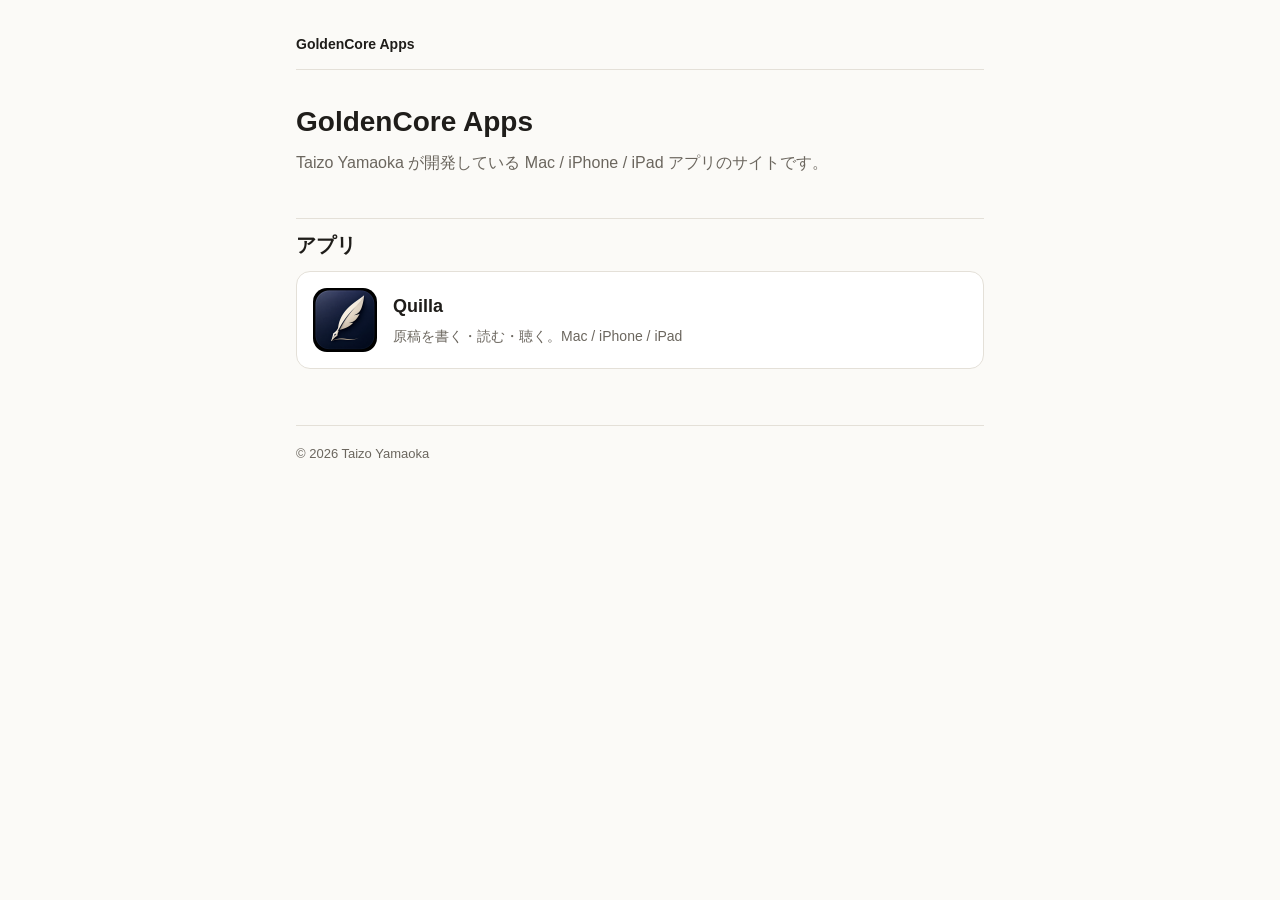
<file: index.html>
<!doctype html>
<html lang="ja">
<head>
<meta charset="utf-8">
<meta name="viewport" content="width=device-width, initial-scale=1">
<title>GoldenCore Apps</title>
<meta name="description" content="Taizo Yamaoka が開発する Mac / iPhone / iPad アプリ">
<link rel="stylesheet" href="/assets/site.css">
</head>
<body>
<div class="wrap">
  <header class="site">
    <a class="brand" href="/">GoldenCore Apps</a>
  </header>

  <h1>GoldenCore Apps</h1>
  <p class="lead">Taizo Yamaoka が開発している Mac / iPhone / iPad アプリのサイトです。</p>

  <h2>アプリ</h2>
  <a class="app" href="/quilla/">
    <img src="/assets/quilla-icon.png" alt="">
    <div>
      <strong>Quilla</strong>
      <span>原稿を書く・読む・聴く。Mac / iPhone / iPad</span>
    </div>
  </a>

  <footer>© 2026 Taizo Yamaoka</footer>
</div>
</body>
</html>
</file>
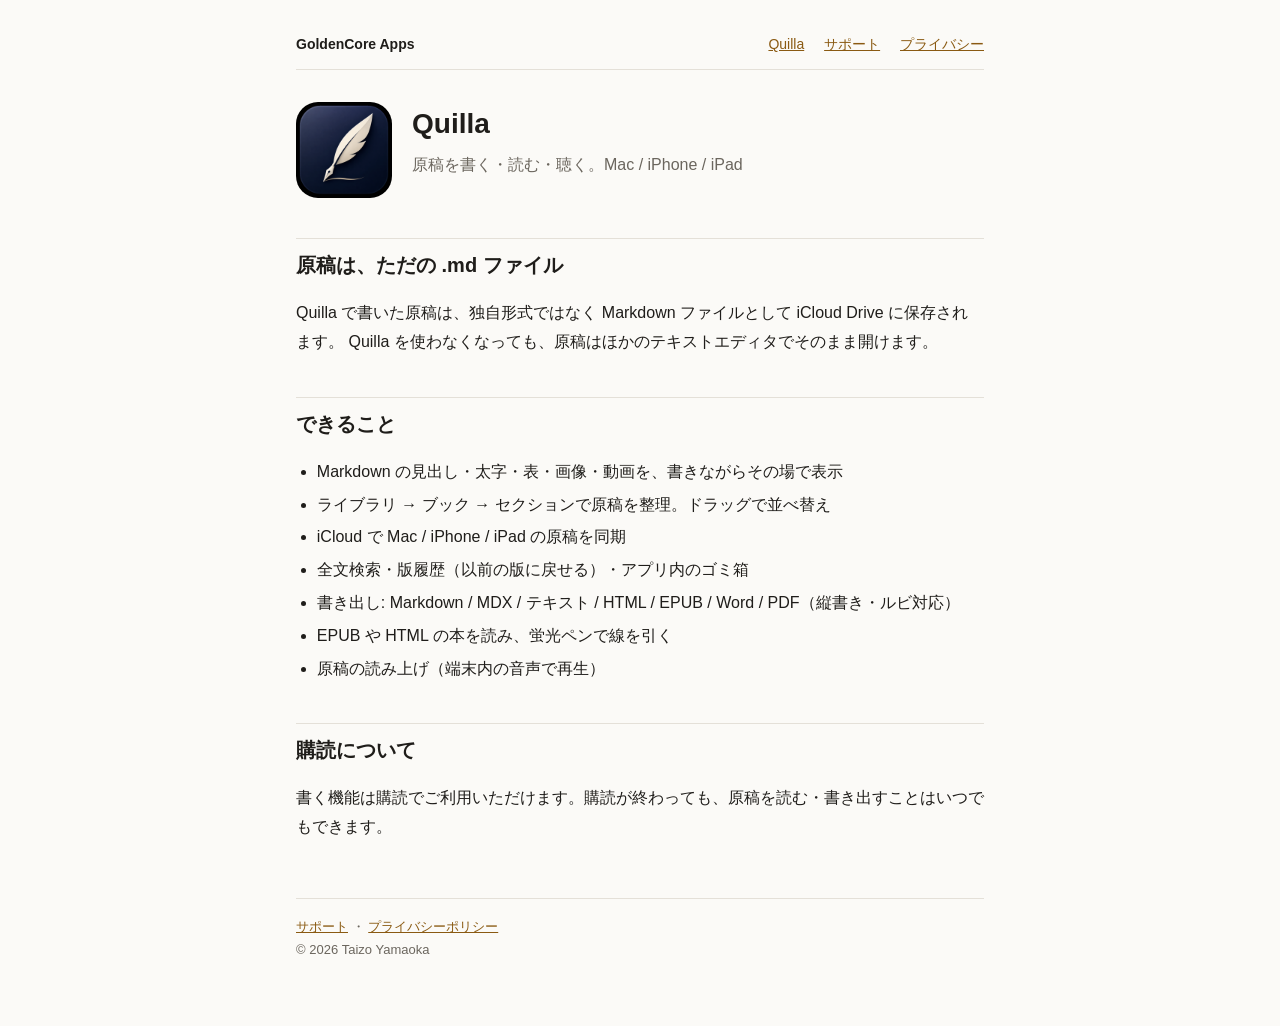
<file: quilla/index.html>
<!doctype html>
<html lang="ja">
<head>
<meta charset="utf-8">
<meta name="viewport" content="width=device-width, initial-scale=1">
<title>Quilla</title>
<meta name="description" content="Markdown で原稿を書く Mac / iPhone / iPad アプリ">
<link rel="stylesheet" href="/assets/site.css">
</head>
<body>
<div class="wrap">
  <header class="site">
    <a class="brand" href="/">GoldenCore Apps</a>
    <nav>
      <a href="/quilla/">Quilla</a>
      <a href="/quilla/support/">サポート</a>
      <a href="/quilla/privacy/">プライバシー</a>
    </nav>
  </header>

  <div class="hero">
    <img src="/assets/quilla-icon.png" alt="Quilla のアイコン">
    <div>
      <h1>Quilla</h1>
      <p class="lead">原稿を書く・読む・聴く。Mac / iPhone / iPad</p>
    </div>
  </div>

  <h2>原稿は、ただの .md ファイル</h2>
  <p>Quilla で書いた原稿は、独自形式ではなく Markdown ファイルとして iCloud Drive に保存されます。
  Quilla を使わなくなっても、原稿はほかのテキストエディタでそのまま開けます。</p>

  <h2>できること</h2>
  <ul>
    <li>Markdown の見出し・太字・表・画像・動画を、書きながらその場で表示</li>
    <li>ライブラリ → ブック → セクションで原稿を整理。ドラッグで並べ替え</li>
    <li>iCloud で Mac / iPhone / iPad の原稿を同期</li>
    <li>全文検索・版履歴（以前の版に戻せる）・アプリ内のゴミ箱</li>
    <li>書き出し: Markdown / MDX / テキスト / HTML / EPUB / Word / PDF（縦書き・ルビ対応）</li>
    <li>EPUB や HTML の本を読み、蛍光ペンで線を引く</li>
    <li>原稿の読み上げ（端末内の音声で再生）</li>
  </ul>

  <h2>購読について</h2>
  <p>書く機能は購読でご利用いただけます。購読が終わっても、原稿を読む・書き出すことはいつでもできます。</p>

  <footer>
    <a href="/quilla/support/">サポート</a> ・ <a href="/quilla/privacy/">プライバシーポリシー</a><br>
    © 2026 Taizo Yamaoka
  </footer>
</div>
</body>
</html>
</file>
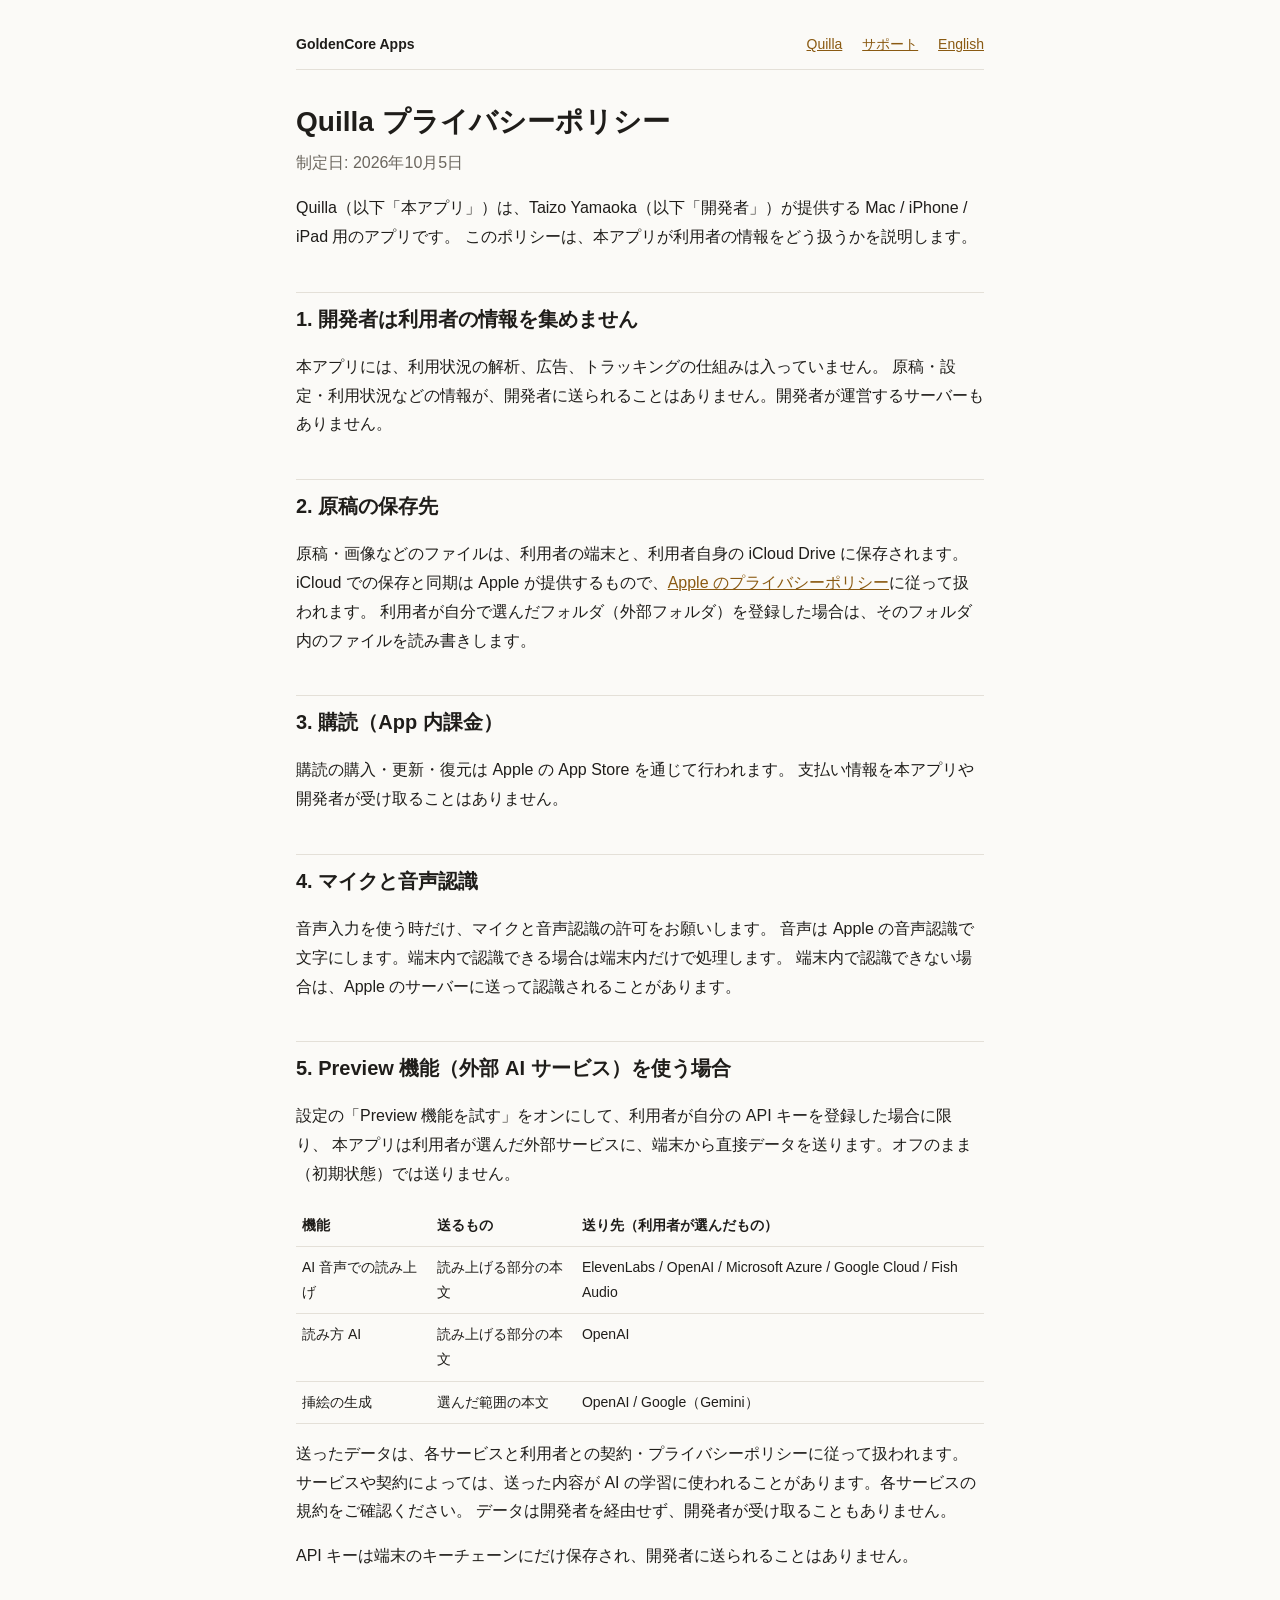
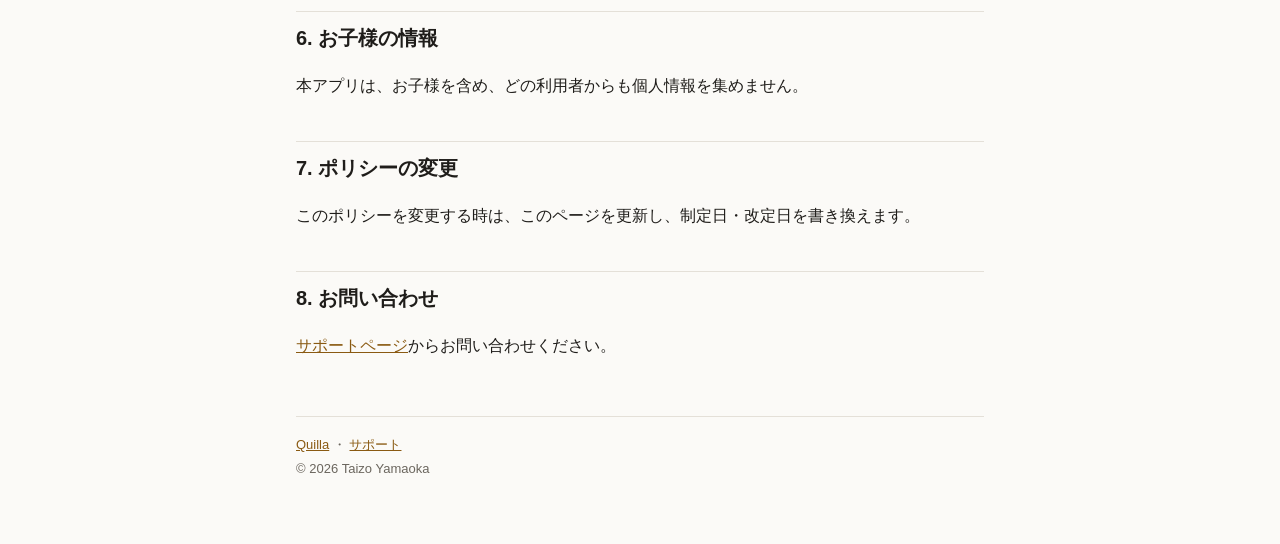
<file: quilla/privacy/index.html>
<!doctype html>
<html lang="ja">
<head>
<meta charset="utf-8">
<meta name="viewport" content="width=device-width, initial-scale=1">
<title>Quilla プライバシーポリシー</title>
<link rel="stylesheet" href="/assets/site.css">
</head>
<body>
<div class="wrap">
  <header class="site">
    <a class="brand" href="/">GoldenCore Apps</a>
    <nav>
      <a href="/quilla/">Quilla</a>
      <a href="/quilla/support/">サポート</a>
      <a href="/quilla/en/privacy/">English</a>
    </nav>
  </header>

  <h1>Quilla プライバシーポリシー</h1>
  <p class="lead">制定日: 2026年10月5日</p>

  <p>Quilla（以下「本アプリ」）は、Taizo Yamaoka（以下「開発者」）が提供する Mac / iPhone / iPad 用のアプリです。
  このポリシーは、本アプリが利用者の情報をどう扱うかを説明します。</p>

  <h2>1. 開発者は利用者の情報を集めません</h2>
  <p>本アプリには、利用状況の解析、広告、トラッキングの仕組みは入っていません。
  原稿・設定・利用状況などの情報が、開発者に送られることはありません。開発者が運営するサーバーもありません。</p>

  <h2>2. 原稿の保存先</h2>
  <p>原稿・画像などのファイルは、利用者の端末と、利用者自身の iCloud Drive に保存されます。
  iCloud での保存と同期は Apple が提供するもので、<a href="https://www.apple.com/jp/legal/privacy/">Apple のプライバシーポリシー</a>に従って扱われます。
  利用者が自分で選んだフォルダ（外部フォルダ）を登録した場合は、そのフォルダ内のファイルを読み書きします。</p>

  <h2>3. 購読（App 内課金）</h2>
  <p>購読の購入・更新・復元は Apple の App Store を通じて行われます。
  支払い情報を本アプリや開発者が受け取ることはありません。</p>

  <h2>4. マイクと音声認識</h2>
  <p>音声入力を使う時だけ、マイクと音声認識の許可をお願いします。
  音声は Apple の音声認識で文字にします。端末内で認識できる場合は端末内だけで処理します。
  端末内で認識できない場合は、Apple のサーバーに送って認識されることがあります。</p>

  <h2>5. Preview 機能（外部 AI サービス）を使う場合</h2>
  <p>設定の「Preview 機能を試す」をオンにして、利用者が自分の API キーを登録した場合に限り、
  本アプリは利用者が選んだ外部サービスに、端末から直接データを送ります。オフのまま（初期状態）では送りません。</p>
  <table>
    <tr><th>機能</th><th>送るもの</th><th>送り先（利用者が選んだもの）</th></tr>
    <tr><td>AI 音声での読み上げ</td><td>読み上げる部分の本文</td><td>ElevenLabs / OpenAI / Microsoft Azure / Google Cloud / Fish Audio</td></tr>
    <tr><td>読み方 AI</td><td>読み上げる部分の本文</td><td>OpenAI</td></tr>
    <tr><td>挿絵の生成</td><td>選んだ範囲の本文</td><td>OpenAI / Google（Gemini）</td></tr>
  </table>
  <p>送ったデータは、各サービスと利用者との契約・プライバシーポリシーに従って扱われます。
  サービスや契約によっては、送った内容が AI の学習に使われることがあります。各サービスの規約をご確認ください。
  データは開発者を経由せず、開発者が受け取ることもありません。</p>
  <p>API キーは端末のキーチェーンにだけ保存され、開発者に送られることはありません。</p>

  <h2>6. お子様の情報</h2>
  <p>本アプリは、お子様を含め、どの利用者からも個人情報を集めません。</p>

  <h2>7. ポリシーの変更</h2>
  <p>このポリシーを変更する時は、このページを更新し、制定日・改定日を書き換えます。</p>

  <h2>8. お問い合わせ</h2>
  <p><a href="/quilla/support/">サポートページ</a>からお問い合わせください。</p>

  <footer>
    <a href="/quilla/">Quilla</a> ・ <a href="/quilla/support/">サポート</a><br>
    © 2026 Taizo Yamaoka
  </footer>
</div>
</body>
</html>
</file>
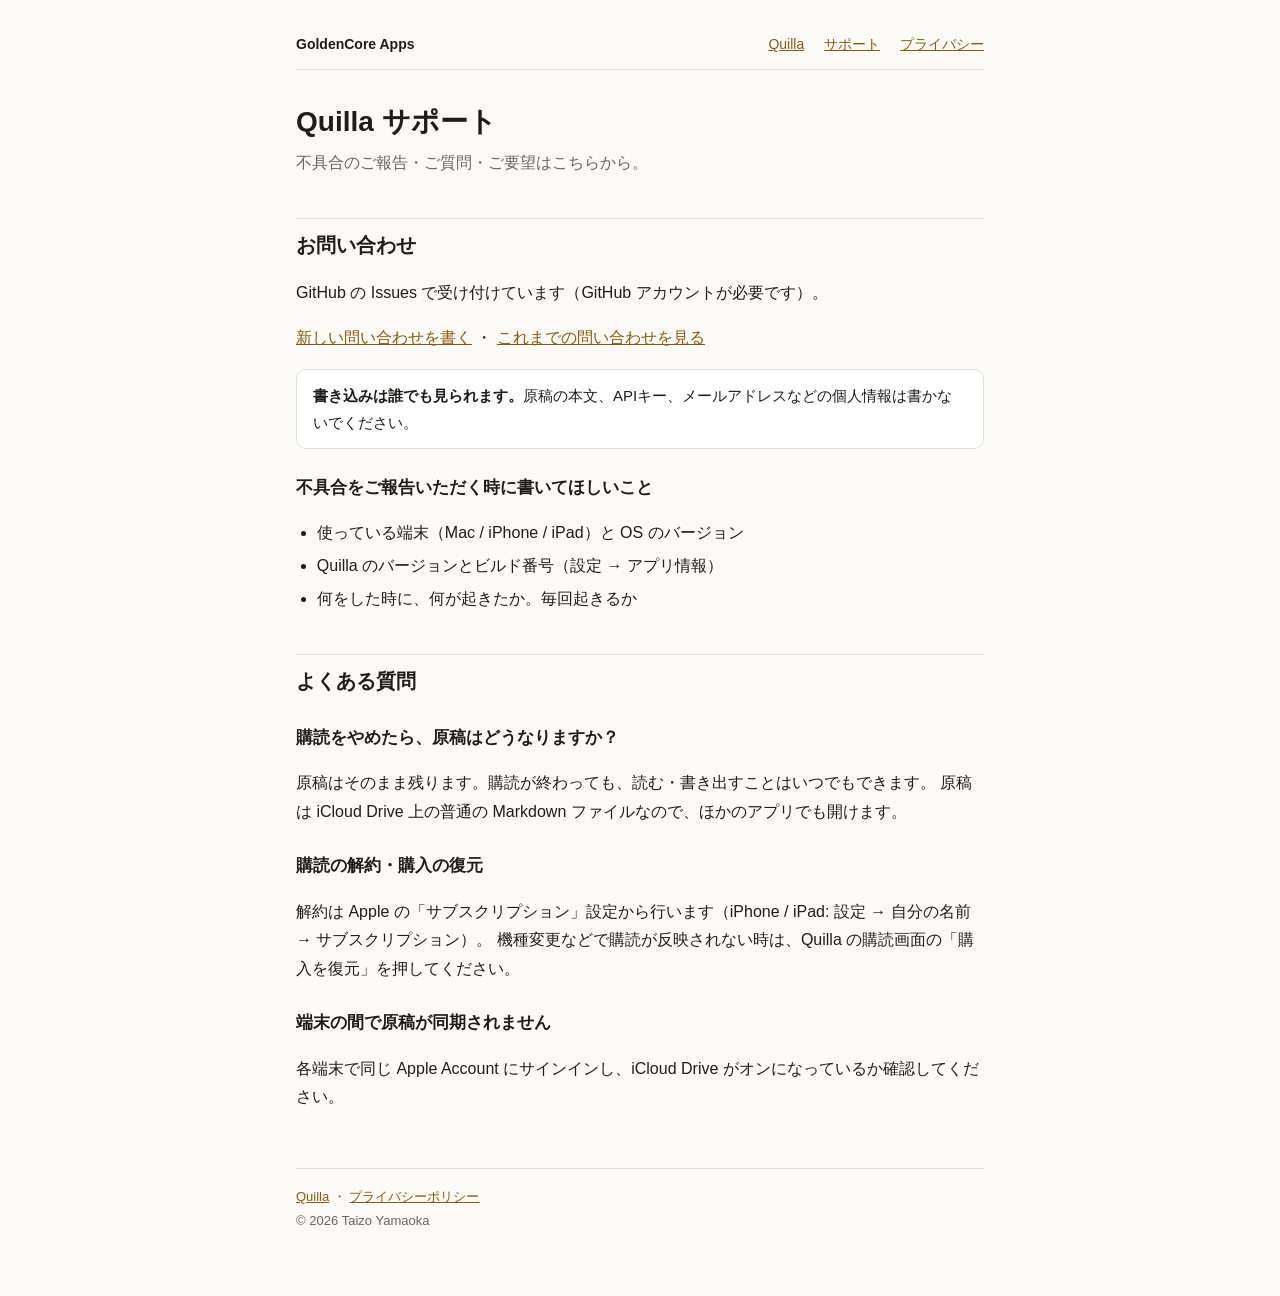
<file: quilla/support/index.html>
<!doctype html>
<html lang="ja">
<head>
<meta charset="utf-8">
<meta name="viewport" content="width=device-width, initial-scale=1">
<title>Quilla サポート</title>
<link rel="stylesheet" href="/assets/site.css">
</head>
<body>
<div class="wrap">
  <header class="site">
    <a class="brand" href="/">GoldenCore Apps</a>
    <nav>
      <a href="/quilla/">Quilla</a>
      <a href="/quilla/support/">サポート</a>
      <a href="/quilla/privacy/">プライバシー</a>
    </nav>
  </header>

  <h1>Quilla サポート</h1>
  <p class="lead">不具合のご報告・ご質問・ご要望はこちらから。</p>

  <h2>お問い合わせ</h2>
  <p>GitHub の Issues で受け付けています（GitHub アカウントが必要です）。</p>
  <p><a href="https://github.com/goldencore-apps/quilla/issues/new">新しい問い合わせを書く</a> ・
     <a href="https://github.com/goldencore-apps/quilla/issues">これまでの問い合わせを見る</a></p>
  <div class="note">
    <strong>書き込みは誰でも見られます。</strong>原稿の本文、APIキー、メールアドレスなどの個人情報は書かないでください。
  </div>

  <h3>不具合をご報告いただく時に書いてほしいこと</h3>
  <ul>
    <li>使っている端末（Mac / iPhone / iPad）と OS のバージョン</li>
    <li>Quilla のバージョンとビルド番号（設定 → アプリ情報）</li>
    <li>何をした時に、何が起きたか。毎回起きるか</li>
  </ul>

  <h2>よくある質問</h2>
  <h3>購読をやめたら、原稿はどうなりますか？</h3>
  <p>原稿はそのまま残ります。購読が終わっても、読む・書き出すことはいつでもできます。
  原稿は iCloud Drive 上の普通の Markdown ファイルなので、ほかのアプリでも開けます。</p>

  <h3>購読の解約・購入の復元</h3>
  <p>解約は Apple の「サブスクリプション」設定から行います（iPhone / iPad: 設定 → 自分の名前 → サブスクリプション）。
  機種変更などで購読が反映されない時は、Quilla の購読画面の「購入を復元」を押してください。</p>

  <h3>端末の間で原稿が同期されません</h3>
  <p>各端末で同じ Apple Account にサインインし、iCloud Drive がオンになっているか確認してください。</p>

  <footer>
    <a href="/quilla/">Quilla</a> ・ <a href="/quilla/privacy/">プライバシーポリシー</a><br>
    © 2026 Taizo Yamaoka
  </footer>
</div>
</body>
</html>
</file>
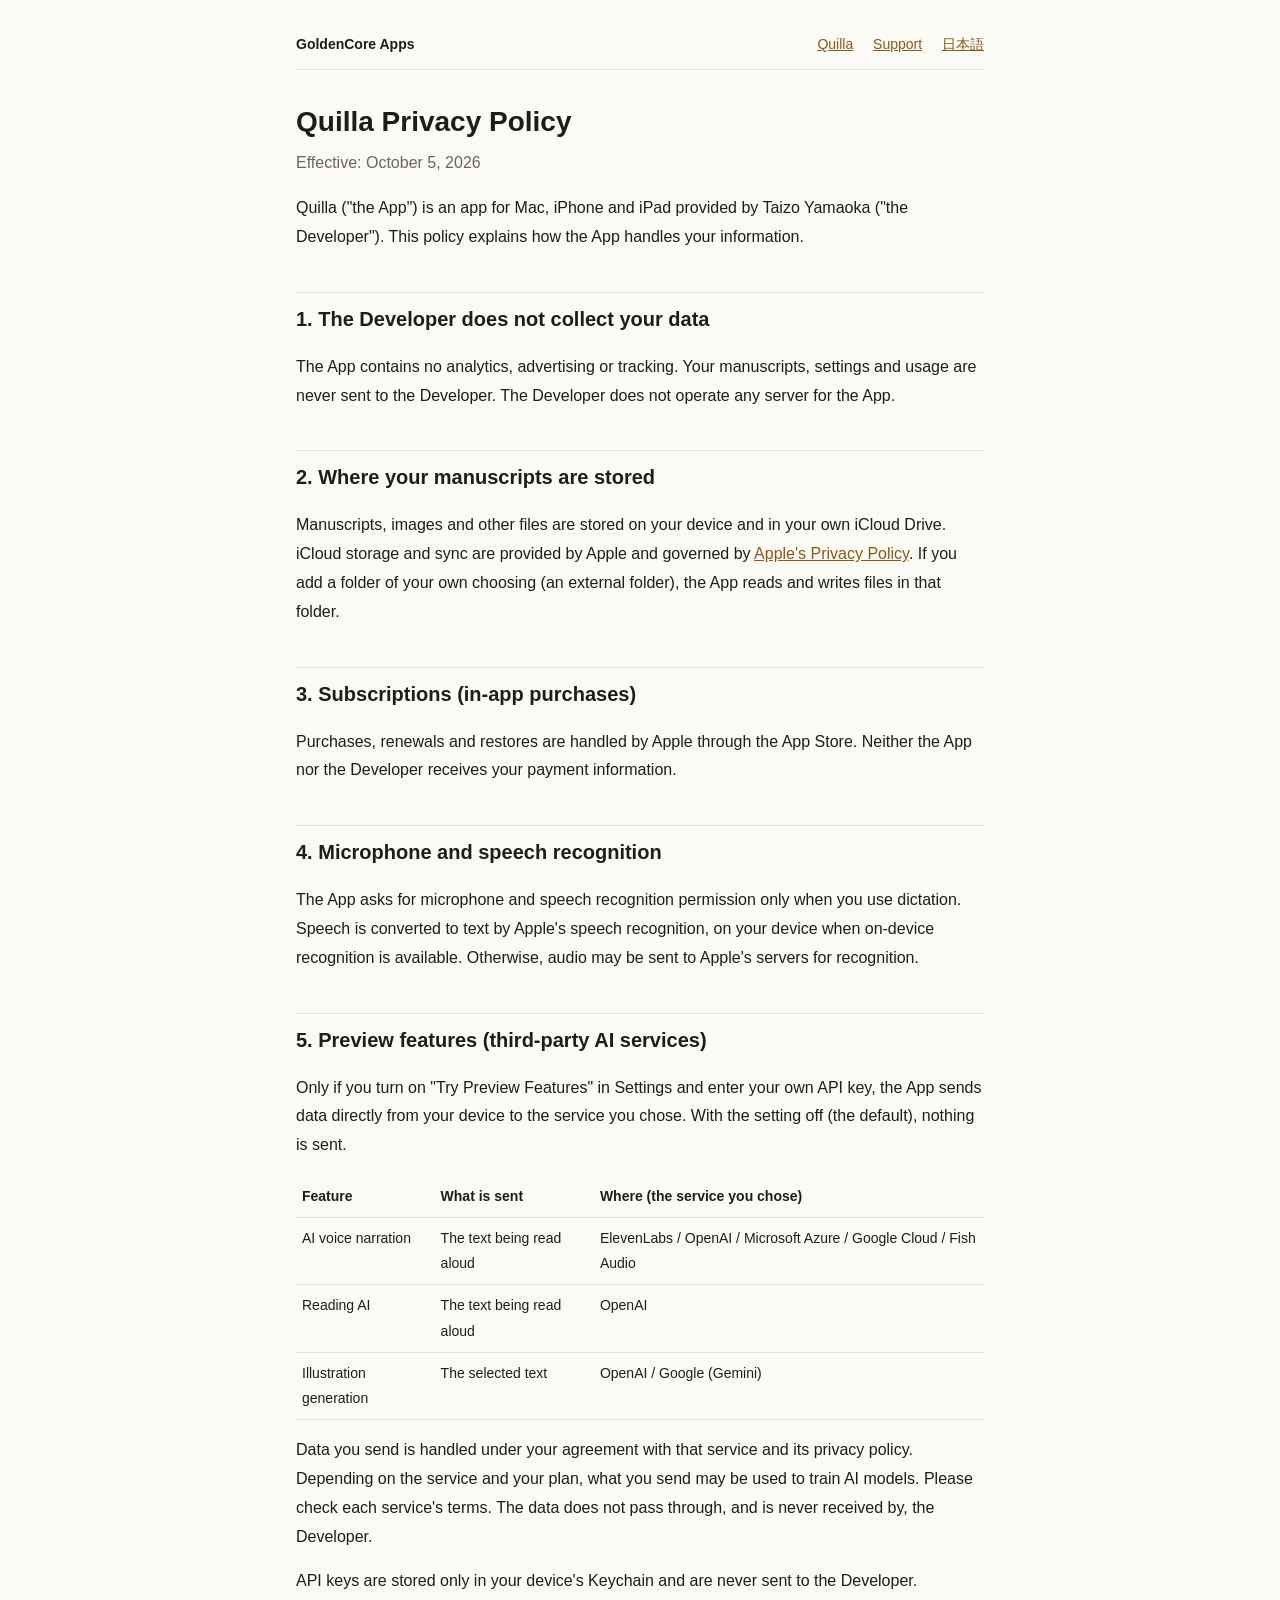
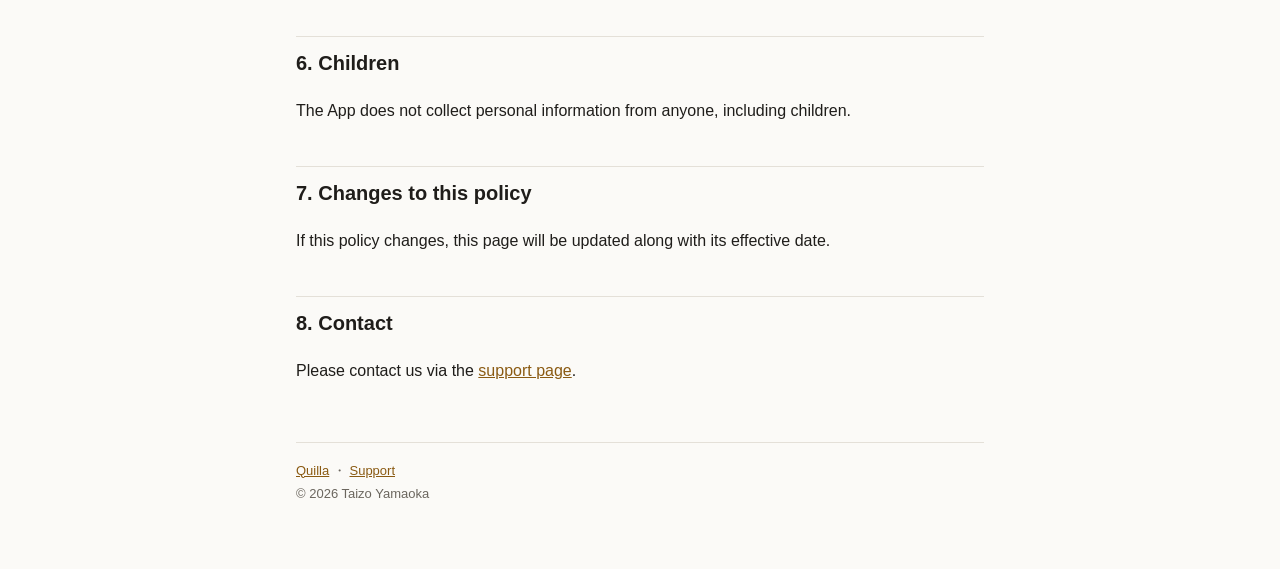
<file: quilla/en/privacy/index.html>
<!doctype html>
<html lang="en">
<head>
<meta charset="utf-8">
<meta name="viewport" content="width=device-width, initial-scale=1">
<title>Quilla Privacy Policy</title>
<link rel="stylesheet" href="/assets/site.css">
</head>
<body>
<div class="wrap">
  <header class="site">
    <a class="brand" href="/">GoldenCore Apps</a>
    <nav>
      <a href="/quilla/">Quilla</a>
      <a href="/quilla/support/">Support</a>
      <a href="/quilla/privacy/">日本語</a>
    </nav>
  </header>

  <h1>Quilla Privacy Policy</h1>
  <p class="lead">Effective: October 5, 2026</p>

  <p>Quilla ("the App") is an app for Mac, iPhone and iPad provided by Taizo Yamaoka ("the Developer").
  This policy explains how the App handles your information.</p>

  <h2>1. The Developer does not collect your data</h2>
  <p>The App contains no analytics, advertising or tracking. Your manuscripts, settings and usage
  are never sent to the Developer. The Developer does not operate any server for the App.</p>

  <h2>2. Where your manuscripts are stored</h2>
  <p>Manuscripts, images and other files are stored on your device and in your own iCloud Drive.
  iCloud storage and sync are provided by Apple and governed by <a href="https://www.apple.com/legal/privacy/">Apple's Privacy Policy</a>.
  If you add a folder of your own choosing (an external folder), the App reads and writes files in that folder.</p>

  <h2>3. Subscriptions (in-app purchases)</h2>
  <p>Purchases, renewals and restores are handled by Apple through the App Store.
  Neither the App nor the Developer receives your payment information.</p>

  <h2>4. Microphone and speech recognition</h2>
  <p>The App asks for microphone and speech recognition permission only when you use dictation.
  Speech is converted to text by Apple's speech recognition, on your device when on-device recognition is available.
  Otherwise, audio may be sent to Apple's servers for recognition.</p>

  <h2>5. Preview features (third-party AI services)</h2>
  <p>Only if you turn on "Try Preview Features" in Settings and enter your own API key, the App sends data
  directly from your device to the service you chose. With the setting off (the default), nothing is sent.</p>
  <table>
    <tr><th>Feature</th><th>What is sent</th><th>Where (the service you chose)</th></tr>
    <tr><td>AI voice narration</td><td>The text being read aloud</td><td>ElevenLabs / OpenAI / Microsoft Azure / Google Cloud / Fish Audio</td></tr>
    <tr><td>Reading AI</td><td>The text being read aloud</td><td>OpenAI</td></tr>
    <tr><td>Illustration generation</td><td>The selected text</td><td>OpenAI / Google (Gemini)</td></tr>
  </table>
  <p>Data you send is handled under your agreement with that service and its privacy policy.
  Depending on the service and your plan, what you send may be used to train AI models. Please check each service's terms.
  The data does not pass through, and is never received by, the Developer.</p>
  <p>API keys are stored only in your device's Keychain and are never sent to the Developer.</p>

  <h2>6. Children</h2>
  <p>The App does not collect personal information from anyone, including children.</p>

  <h2>7. Changes to this policy</h2>
  <p>If this policy changes, this page will be updated along with its effective date.</p>

  <h2>8. Contact</h2>
  <p>Please contact us via the <a href="/quilla/support/">support page</a>.</p>

  <footer>
    <a href="/quilla/">Quilla</a> ・ <a href="/quilla/support/">Support</a><br>
    © 2026 Taizo Yamaoka
  </footer>
</div>
</body>
</html>
</file>
<file: assets/site.css>
:root {
  --bg: #fbfaf7;
  --fg: #1f1d1a;
  --muted: #6b665e;
  --line: #e4e0d8;
  --accent: #8a5a12;
  --card: #ffffff;
}
@media (prefers-color-scheme: dark) {
  :root {
    --bg: #161514;
    --fg: #ece9e3;
    --muted: #a39d93;
    --line: #2f2c28;
    --accent: #e0b25c;
    --card: #1e1d1b;
  }
}
* { box-sizing: border-box; }
html { -webkit-text-size-adjust: 100%; }
body {
  margin: 0;
  background: var(--bg);
  color: var(--fg);
  font: 16px/1.8 -apple-system, BlinkMacSystemFont, "Hiragino Sans", "Hiragino Kaku Gothic ProN", "Noto Sans JP", sans-serif;
}
.wrap { max-width: 720px; margin: 0 auto; padding: 32px 16px 64px; }
header.site { display: flex; justify-content: space-between; align-items: baseline; gap: 12px; flex-wrap: wrap;
  border-bottom: 1px solid var(--line); padding-bottom: 12px; margin-bottom: 32px; font-size: 14px; }
header.site a.brand { font-weight: 600; color: var(--fg); text-decoration: none; }
nav a { margin-left: 16px; }
nav a:first-child { margin-left: 0; }
a { color: var(--accent); }
h1 { font-size: 28px; line-height: 1.4; margin: 0 0 8px; }
h2 { font-size: 20px; margin: 40px 0 8px; padding-top: 8px; border-top: 1px solid var(--line); }
h3 { font-size: 17px; margin: 24px 0 4px; }
p.lead { color: var(--muted); margin-top: 0; }
.app { display: flex; gap: 16px; align-items: center; padding: 16px; background: var(--card);
  border: 1px solid var(--line); border-radius: 14px; text-decoration: none; color: var(--fg); }
.app img { width: 64px; height: 64px; border-radius: 14px; flex: none; }
.app strong { display: block; font-size: 18px; }
.app span { color: var(--muted); font-size: 14px; }
.hero { display: flex; gap: 20px; align-items: center; margin-bottom: 8px; }
.hero img { width: 96px; height: 96px; border-radius: 22px; flex: none; }
ul { padding-left: 1.3em; }
li { margin: 4px 0; }
table { border-collapse: collapse; width: 100%; font-size: 14px; margin: 12px 0; }
th, td { border-bottom: 1px solid var(--line); padding: 8px 6px; text-align: left; vertical-align: top; }
th { font-weight: 600; }
.note { background: var(--card); border: 1px solid var(--line); border-radius: 10px; padding: 12px 16px; font-size: 15px; }
footer { margin-top: 56px; padding-top: 16px; border-top: 1px solid var(--line); color: var(--muted); font-size: 13px; }
@media (max-width: 480px) {
  .hero { flex-direction: column; align-items: flex-start; }
  table { font-size: 13px; }
}
</file>
